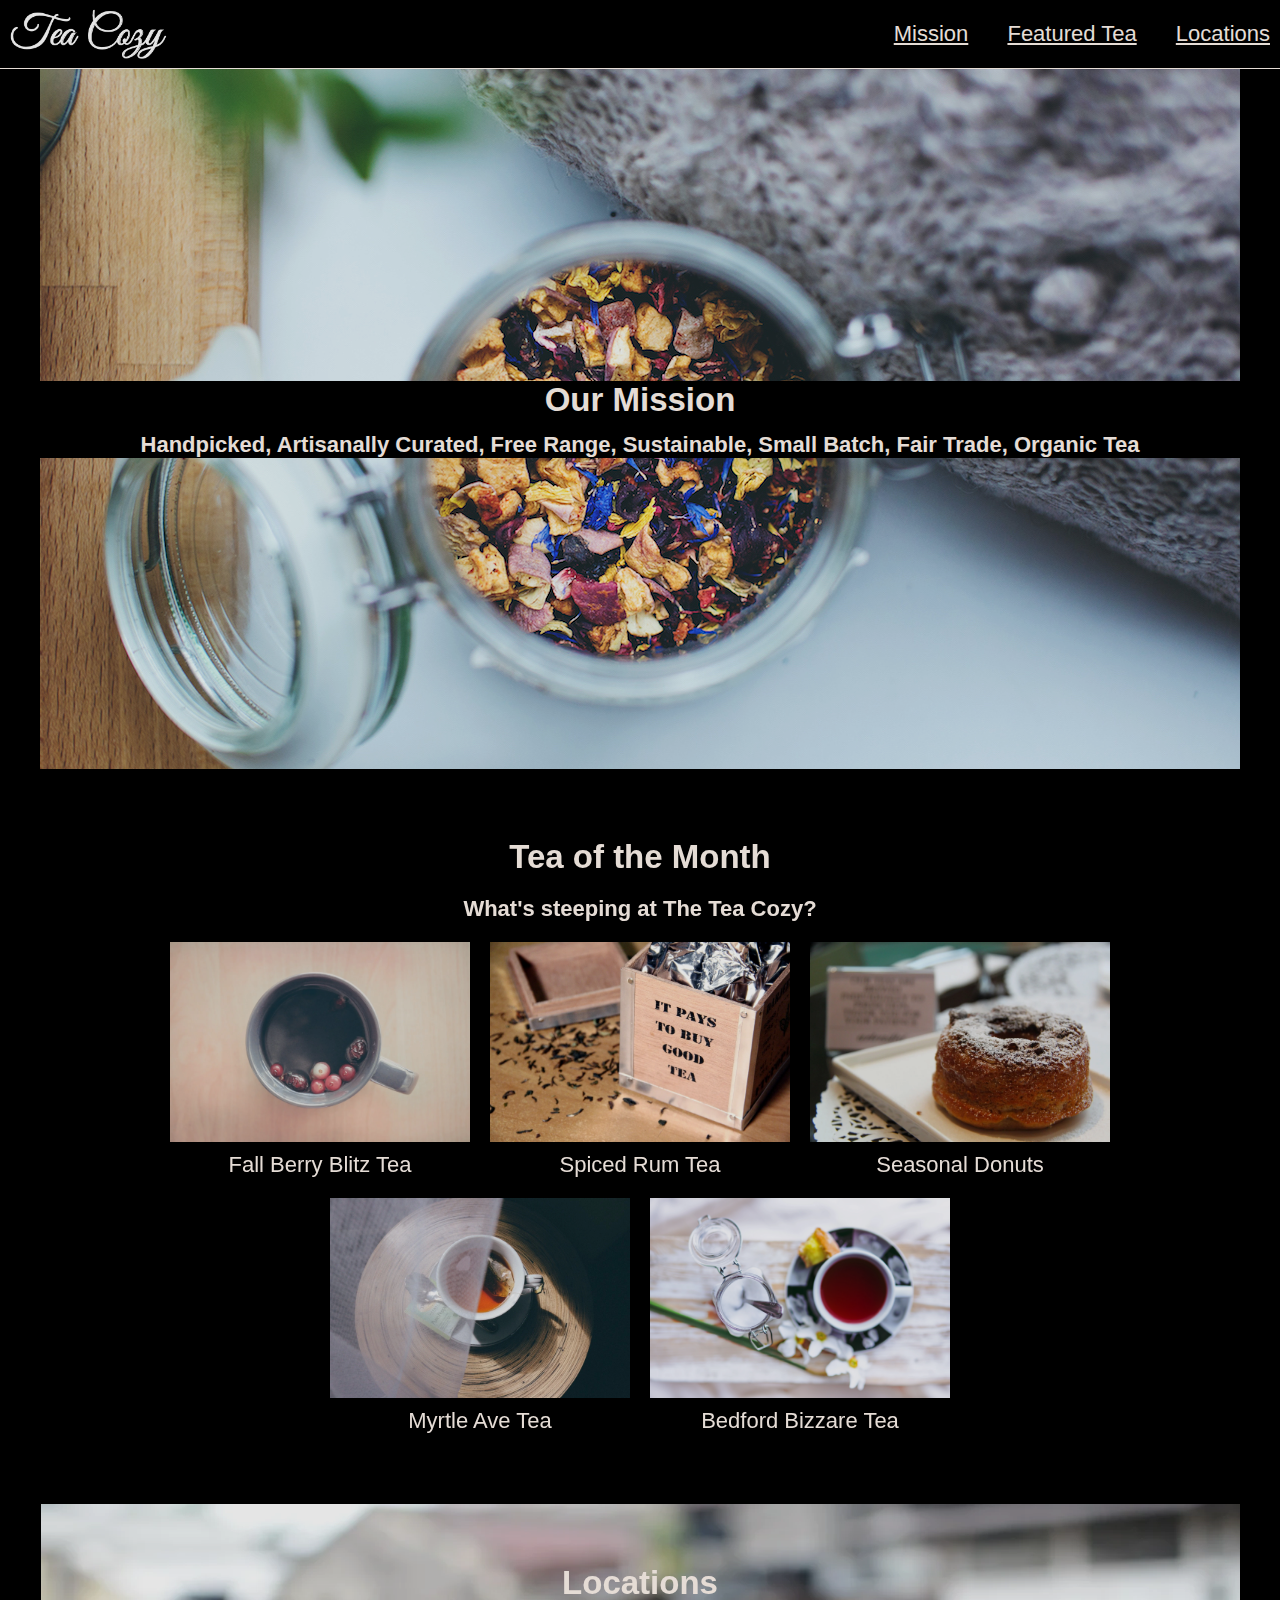
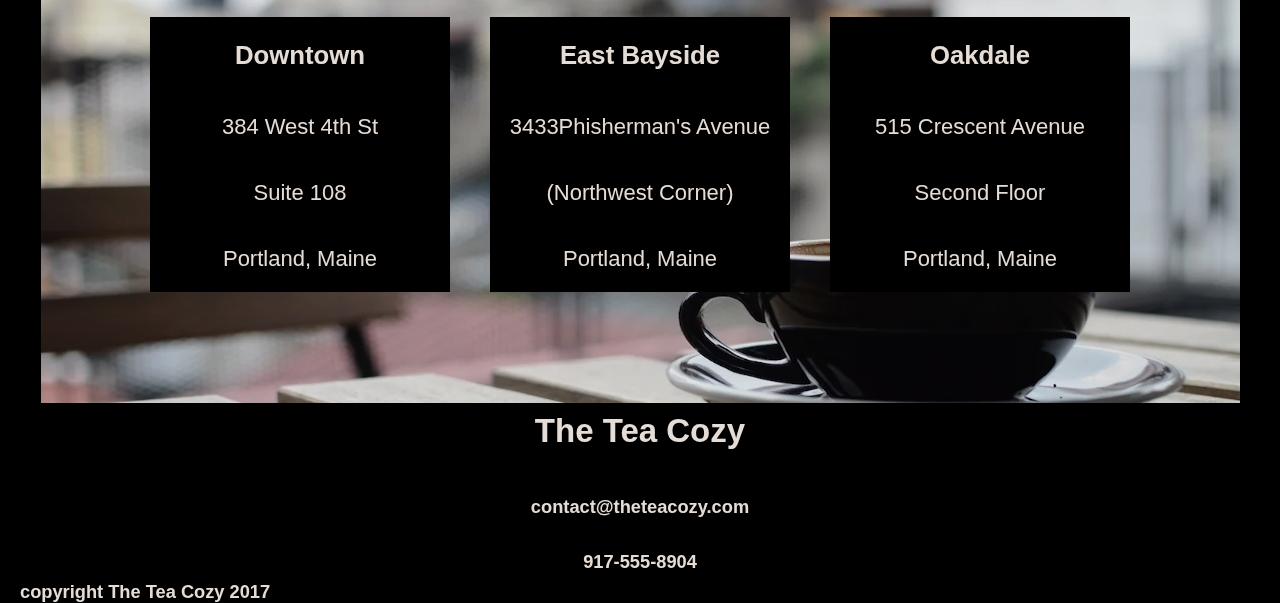
<file: index.html>
<!DOCTYPE html>
<html lang="en">
<head>
    <meta charset="UTF-8">
    <meta http-equiv="X-UA-Compatible" content="IE=edge">
    <meta name="viewport" content="width=device-width, initial-scale=1.0">
    <title>Tea Cozy</title>
    <link rel="stylesheet" href="./Resources/CSS/styles.css">
    <link href="https://fonts.googleapis.com/css2?family=Roboto:wght@400;700&display=swap" rel="stylesheet">
</head>
<body>
    <nav>
        <img id="logo" src="./Resources/img-tea-cozy-logo.webp" alt="Tea Cosy Logo">
        <ul>
            <li><a href="#">Mission</a></li>
            <li><a href="#featured">Featured Tea</a></li>
            <li><a href="#location">Locations</a></li>
        </ul>
    </nav>
    <main>
        <section class="banner">
            <header>
                <h2>Our Mission</h2>
                <h4>Handpicked, Artisanally Curated, Free Range, Sustainable, Small Batch, Fair Trade, Organic Tea
                </h4>
            </header>
        </section>
        <section id="featured">
            <h2>Tea of the Month</h2>
            <h4>What's steeping at The Tea Cozy?</h4>  
                <figure>
                        <a href="#">
                            <img src="./Resources/img-berryblitz.webp" alt="A mug of berry tea from above">
                        </a>    
                            <figcaption>Fall Berry Blitz Tea</figcaption>    
                    </figure>
                    <figure>
                        <a href="#">
                            <img src="./Resources/img-spiced-rum.webp" alt="Opened box with Tea">
                        </a>  
                            <figcaption>Spiced Rum Tea</figcaption>      
                        </figure> 
                    <figure>
                        <a href="#">
                            <img src="./Resources/img-donut.webp" alt="A donut on a ceramic plate">
                        </a>
                            <figcaption>Seasonal Donuts</figcaption>
                        </figure>
                    <figure>
                        <a href="#">
                            <img src="./Resources/img-myrtle-ave.webp" alt="A cup of tea on a saucer with a spoon">
                        </a> 
                            <figcaption>Myrtle Ave Tea</figcaption>
                        </figure>
                    <figure>
                        <a href="#">
                            <img src="./Resources/img-bedford-bizarre.webp" alt="A cup of tea with a sugar bowl next to it">
                        </a>
                            <figcaption>Bedford Bizzare Tea</figcaption>
                        </figure>
        </section>
        <section id="location"> 
            <h2>Locations</h2>
            <div class="wrapper"> 
                <div class="card">
                    <h3>Downtown</h3>
                    <p>384 West 4th St</p>
                    <p>Suite 108</p>
                    <p>Portland, Maine</p>
                </div>
                <div class="card">
                    <h3>East Bayside</h3>
                    <p>3433Phisherman's Avenue</p>
                    <p>(Northwest Corner)</p>
                    <p>Portland, Maine</p>
                </div>
                <div class="card">
                    <h3>Oakdale</h3>
                    <p>515 Crescent Avenue</p>
                    <p>Second Floor</p>
                    <p>Portland, Maine</p>
                </div>
            </div>    
        </section>
        <footer>
            <div class="contact">
                <h2>The Tea Cozy</h2>
                <h5>contact@theteacozy.com</h5>
                <h5>917-555-8904</h5>
            </div>
            <h5 id="copyright">copyright The Tea Cozy 2017</h5>
        </footer>
    </main>
</body>
</html>
</file>
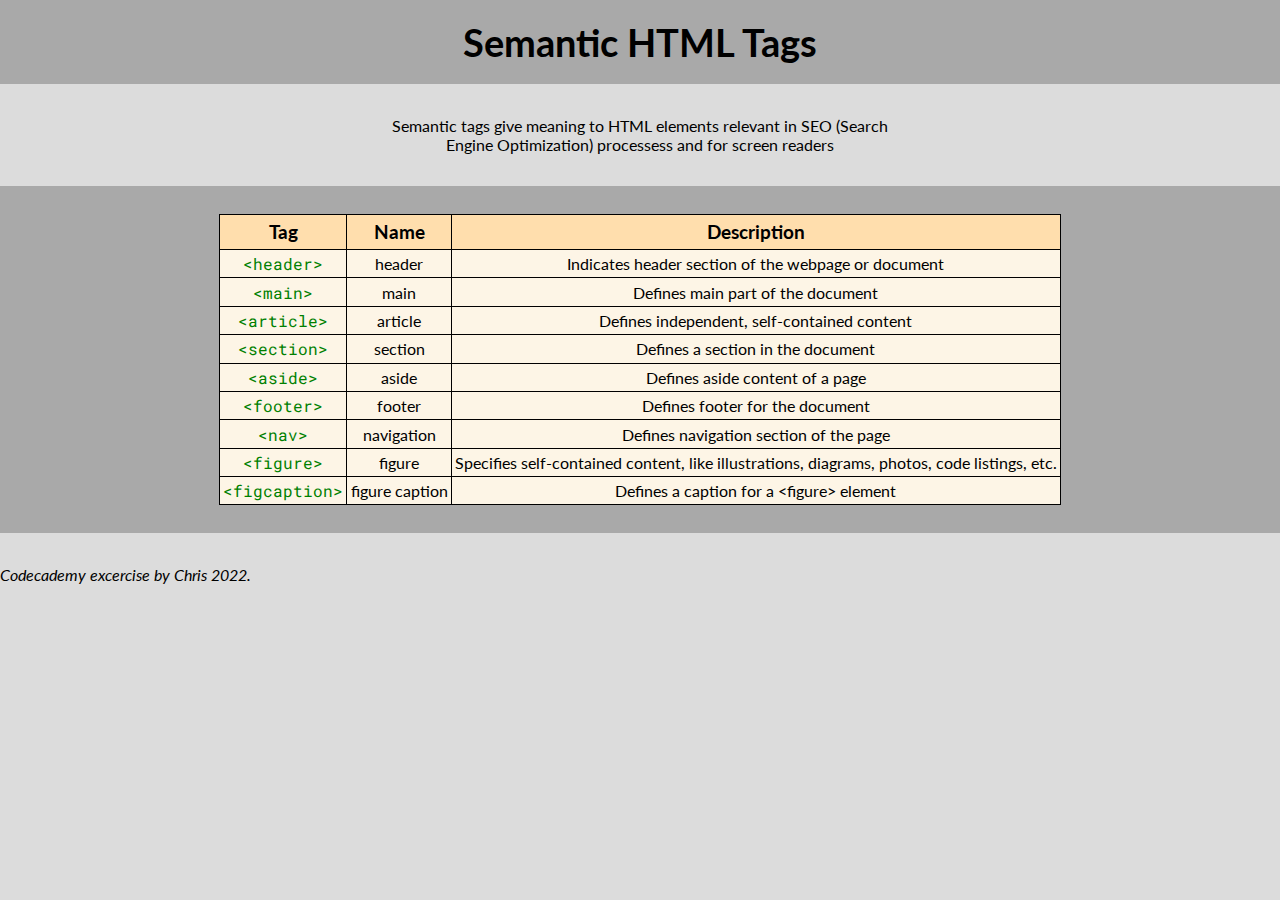
<file: CodeCademy Cheatsheet/index.html>
<!DOCTYPE html>
<html lang="en">
<head>
    <meta charset="UTF-8">
    <meta http-equiv="X-UA-Compatible" content="IE=edge">
    <meta name="viewport" content="width=device-width, initial-scale=1.0">
    <title>Semantic HTML cheatsheet</title>
    <link rel="preconnect" href="https://fonts.googleapis.com">
    <link rel="preconnect" href="https://fonts.gstatic.com" crossorigin>
    <link href="https://fonts.googleapis.com/css2?family=Lato:ital,wght@0,400;0,700;1,400&family=Roboto+Mono&display=swap" rel="stylesheet">
    <link rel="stylesheet" href="./styles.css">
</head>
<body>
    <header>
        <h1>Semantic HTML Tags</h1>
    </header>
    <article>
        <p>Semantic tags give meaning to HTML elements relevant in SEO (Search Engine Optimization) processess and for screen readers</p>
    <div class="tbackground">
        <table>
            <thead>
                <tr>
                   <th>Tag</th>
                   <th>Name</th>
                   <th>Description</th> 
                </tr>
            </thead>
            <tbody>
                <tr>
                    <td class="code">&ltheader&gt</td>
                    <td>header</td>
                    <td>Indicates header section of the webpage or document</td>
                </tr>
                <tr>
                    <td class="code">&ltmain&gt</td>
                    <td>main</td>
                    <td>Defines main part of the document</td>
                </tr>
                <tr>
                    <td class="code">&ltarticle&gt</td>
                    <td>article</td>
                    <td>Defines independent, self-contained content</td>
                </tr>
                <tr>
                    <td class="code">&ltsection&gt</td>
                    <td>section</td>
                    <td>Defines a section in the document</td>
                </tr>
                <tr>
                    <td class="code">&ltaside&gt</td>
                    <td>aside</td>
                    <td>Defines aside content of a page</td>
                </tr>
                <tr>
                    <td class="code">&ltfooter&gt</td>
                    <td>footer</td>
                    <td>Defines footer for the document</td>
                </tr>
                <tr>
                    <td class="code">&ltnav&gt</td>
                    <td>navigation</td>
                    <td>Defines navigation section of the page</td>
                <tr>
                    <td class="code">&ltfigure&gt</td>
                    <td>figure</td>
                    <td>Specifies self-contained content, like illustrations, diagrams, photos, code listings, etc.</td>
                </tr>
                <tr>
                    <td class="code">&ltfigcaption&gt</td>
                    <td>figure caption</td>
                    <td>Defines a caption for a &ltfigure&gt element</td>
                </tr>
            </tbody>
        </table>
    </div>    
    </article>
    <footer>
        <p>Codecademy excercise by Chris 2022.</p> 
    </footer>
</body>
</html>
</file>
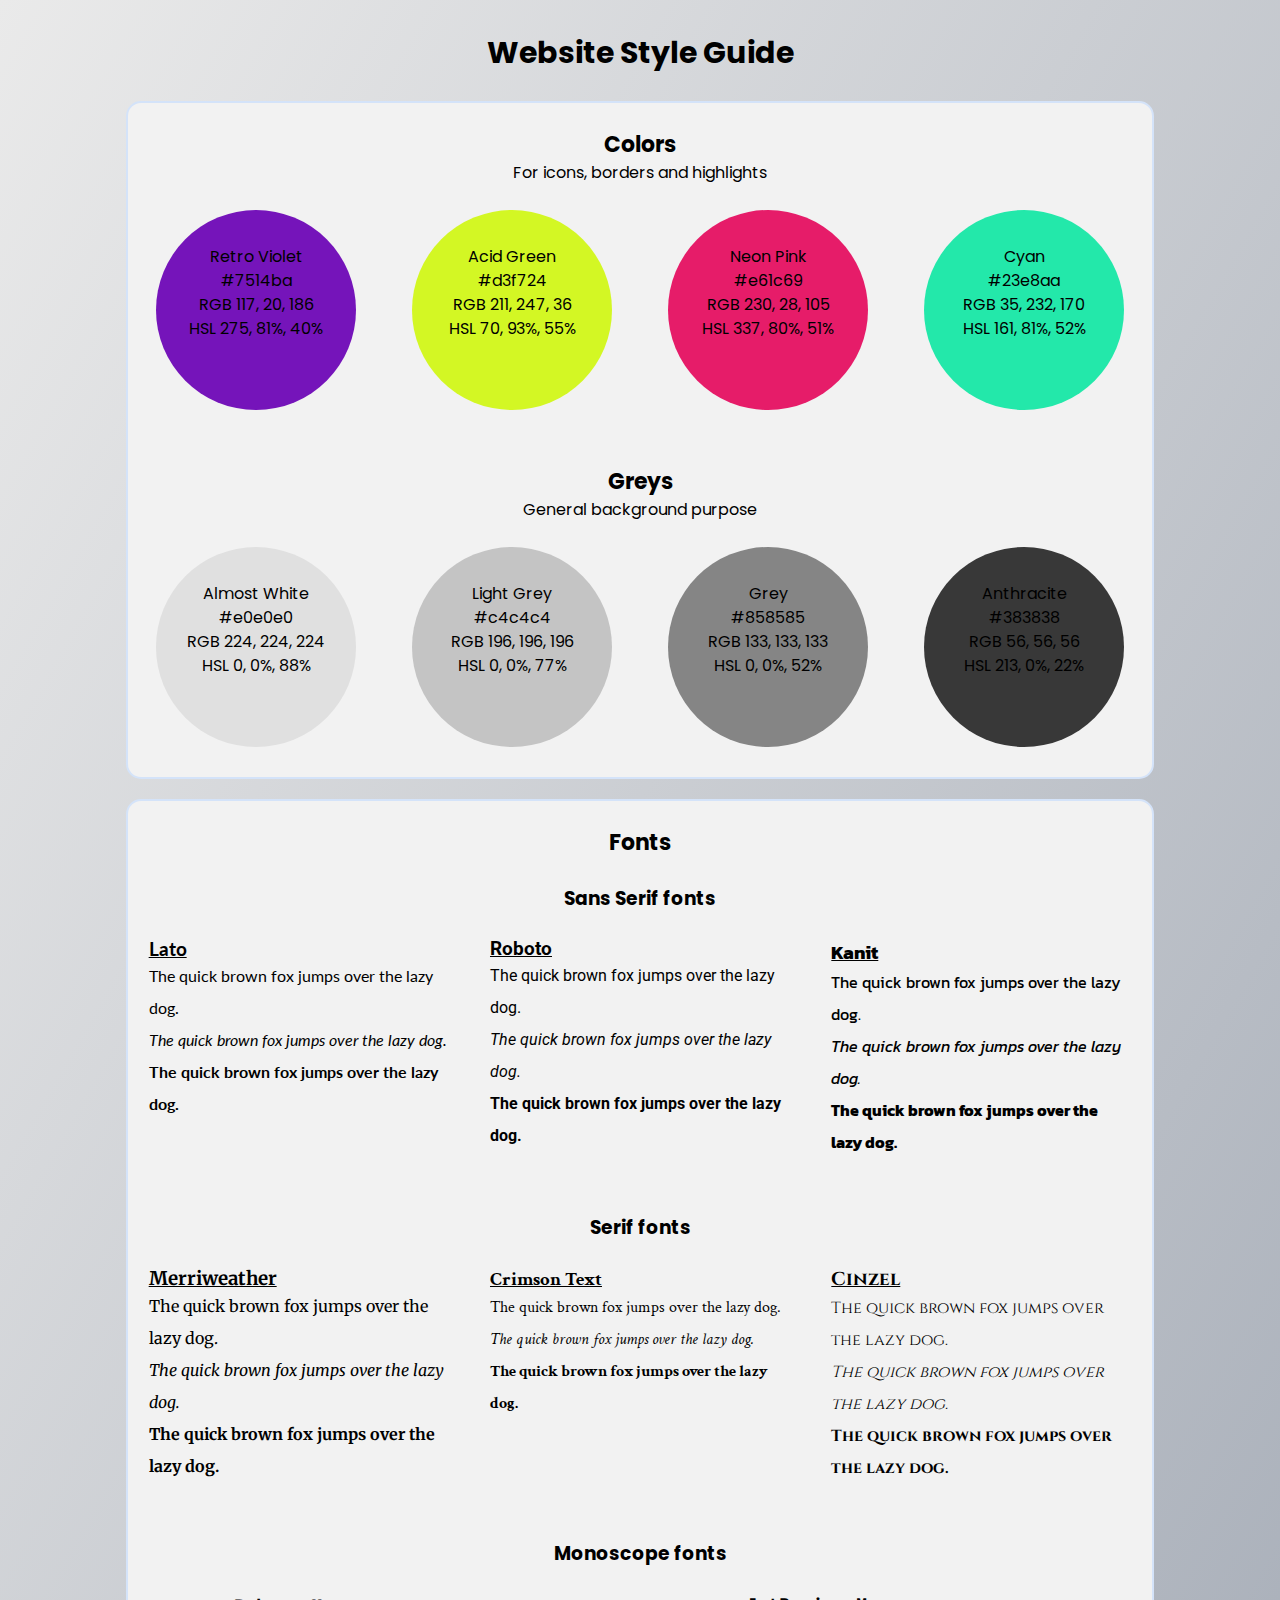
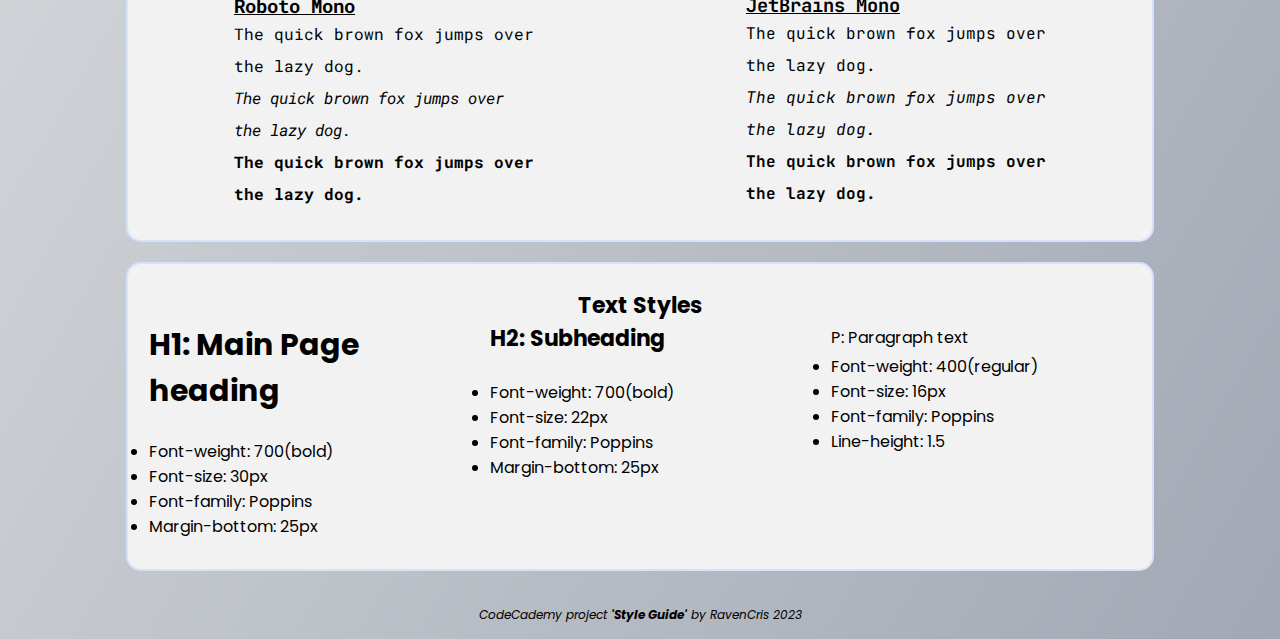
<file: Style guide/index.html>
<!DOCTYPE html>
<html lang="en">
<head>
    <meta charset="UTF-8">
    <meta http-equiv="X-UA-Compatible" content="IE=edge">
    <metrName="viewport" content="width=device-width, initial-scale=1.0">
    <title>Document</title>
    <link rel="stylesheet" href="./Resources/CSS/styles.css">
    <link href="https://fonts.googleapis.com/css2?family=Cinzel:wght@400;700&family=Crimson+Text:ital,wght@0,400;0,700;1,400&family=JetBrains+Mono:ital,wght@0,400;0,700;1,400&family=Kanit:ital,wght@0,400;0,700;1,400&family=Lato:ital,wght@0,400;0,700;1,400&family=Merriweather:ital,wght@0,400;0,700;1,400&family=Poppins:ital,wght@0,400;0,700;1,400&family=Roboto+Mono:ital,wght@0,400;0,700;1,400&family=Roboto:ital,wght@0,400;0,700;1,400&display=swap" rel="stylesheet">
</head>
<body>
    <h1 class="mainTitle">Website Style Guide</h1>
    <section class="colors">
        <h2 class="header">Colors</h2>
        <p class="description">For icons, borders and highlights</p>
        <div class="wrapper">
            <div class="color retroViolet">
                <p class="colorName">Retro Violet</p>
                <p class="hex">#7514ba</p>
                <p class="rgb">RGB 117, 20, 186</p>
                <p class="hsl">HSL 275, 81%, 40%</p>
            </div>
            <div class="color acidGreen">
                <p class="colorName">Acid Green</p>
                <p class="hex">#d3f724</p>
                <p class="rgb">RGB 211, 247, 36</p>
                <p class="hsl">HSL 70, 93%, 55%</p>
            </div>
            <div class="color neonPink">
                <p class="colorName">Neon Pink</p>
                <p class="hex">#e61c69</p>
                <p class="rgb">RGB 230, 28, 105</p>
                <p class="hsl">HSL 337, 80%, 51%</p>
            </div>
            <div class="color cyan">
                <p class="colorName">Cyan</p>
                <p class="hex">#23e8aa</p>
                <p class="rgb">RGB 35, 232, 170</p>
                <p class="hsl">HSL 161, 81%, 52%</p>
            </div>
        </div>
        <h2 class="header">Greys</h2>
        <p class="description">General background purpose</p>
        <div class="wrapper">
            <div class="color almostWhite">
                <p class="colorName">Almost White</p>
                <p class="hex">#e0e0e0</p>
                <p class="rgb">RGB 224, 224, 224</p>
                <p class="hsl">HSL 0, 0%, 88%</p>
            </div>
            <div class="color lightGrey">
                <p class="colorName">Light Grey</p>
                <p class="hex">#c4c4c4</p>
                <p class="rgb">RGB 196, 196, 196</p>
                <p class="hsl">HSL 0, 0%, 77%</p>
            </div>
            <div class="color grey">
                <p class="colorName">Grey</p>
                <p class="hex">#858585</p>
                <p class="rgb">RGB 133, 133, 133</p>
                <p class="hsl">HSL 0, 0%, 52%</p>
            </div>
            <div class="color anthracite">
                <p class="colorName">Anthracite</p>
                <p class="hex">#383838</p>
                <p class="rgb">RGB 56, 56, 56</p>
                <p class="hsl">HSL 213, 0%, 22%</p>
            </div>
        </div>
    </section>
    <section class="fonts">
        <h2 class="header">Fonts</h2>
        <h3 class="description">Sans Serif fonts</h3>
        <div class="wrapper">
            <div class="fontBlock lato">
                <h3 class="fontName">Lato</h3>
                <p class="regular">The quick brown fox jumps over the lazy dog.</p>
                <p class="italic">The quick brown fox jumps over the lazy dog.</p>
                <p class="bold">The quick brown fox jumps over the lazy dog.</p>
            </div>
            <div class="fontBlock roboto">
                <h3 class="fontName">Roboto</h3>
                <p class="regular">The quick brown fox jumps over the lazy dog.</p>
                <p class="italic">The quick brown fox jumps over the lazy dog.</p>
                <p class="bold">The quick brown fox jumps over the lazy dog.</p>
            </div>
            <div class="fontBlock kanit">
                <h3 class="fontName">Kanit</h3>
                <p class="regular">The quick brown fox jumps over the lazy dog.</p>
                <p class="italic">The quick brown fox jumps over the lazy dog.</p>
                <p class="bold">The quick brown fox jumps over the lazy dog.</p>
            </div>
        </div>
        <h3 class="description">Serif fonts</h3>
        <div class="wrapper">
            <div class="fontBlock merriweather">
                <h3 class="fontName">Merriweather</h3>
                <p class="regular">The quick brown fox jumps over the lazy dog.</p>
                <p class="italic">The quick brown fox jumps over the lazy dog.</p>
                <p class="bold">The quick brown fox jumps over the lazy dog.</p>
            </div>
            <div class="fontBlock crimsonText">
                <h3 class="fontName">Crimson Text</h3>
                <p class="regular">The quick brown fox jumps over the lazy dog.</p>
                <p class="italic">The quick brown fox jumps over the lazy dog.</p>
                <p class="bold">The quick brown fox jumps over the lazy dog.</p>
            </div>
            <div class="fontBlock cinzel">
                <h3 class="fontName ">Cinzel</h3>
                <p class="regular">The quick brown fox jumps over the lazy dog.</p>
                <p class="italic">The quick brown fox jumps over the lazy dog.</p>
                <p class="bold">The quick brown fox jumps over the lazy dog.</p>
            </div>
        </div>
        <h3 class="description">Monoscope fonts</h3>
        <div class="wrapper">
            <div class="fontBlock robotoMono">
                <h3 class="fontName">Roboto Mono</h3>
                <p class="regular">The quick brown fox jumps over the lazy dog.</p>
                <p class="italic">The quick brown fox jumps over the lazy dog.</p>
                <p class="bold">The quick brown fox jumps over the lazy dog.</p>
            </div>
            <div class="fontBlock jetBrains">
                <h3 class="fontName ">JetBrains Mono</h3>
                <p class="regular">The quick brown fox jumps over the lazy dog.</p>
                <p class="italic">The quick brown fox jumps over the lazy dog.</p>
                <p class="bold">The quick brown fox jumps over the lazy dog.</p>
            </div>
        </div>
    </section>
    <section>
        <h2 class="header">Text Styles</h2>
        <div class="wrapper">
            <div class="fontBlock">
                <h1>H1: Main Page heading</h1>
                <ul class="rules">
                    <li>Font-weight: 700(bold)</li>
                    <li>Font-size: 30px</li>
                    <li>Font-family: Poppins</li>
                    <li>Margin-bottom: 25px</li>
                </ul>
            </div>
            <div class="fontBlock">
                <h2>H2: Subheading</h2>
                <ul class="rules">
                    <li>Font-weight: 700(bold)</li>
                    <li>Font-size: 22px</li>
                    <li>Font-family: Poppins</li>
                    <li>Margin-bottom: 25px</li>
                </ul>
            </div>
            <div class="fontBlock">
                <p>P: Paragraph text</p>
                <ul>
                    <li>Font-weight: 400(regular)</li>
                    <li>Font-size: 16px</li>
                    <li>Font-family: Poppins</li>
                    <li>Line-height: 1.5</li>
                </ul>
            </div>
        </div>
    </section>
    <footer>
        <p>CodeCademy project <strong>'Style Guide'</strong> by RavenCris 2023</p>
    </footer>
</body>
</html>
</file>
<file: Resources/CSS/styles.css>
/* Global styling  */

* {
    margin: 0;
    padding: 0;
    box-sizing: border-box;
}
html {
    font-size: 62.5%;
}

body {
    background-color: #000;
    font-family: 'Helvetica', 'Roboto', sans-serif;
    font-size: 2.2rem;
    color: seashell;
    text-align: center;
    opacity: 0.9;
}

a {
    color: seashell;
}

h2, h4 {
    flex-basis: 100%;
}

section {
    margin: 69px auto 0;
}
/* Navigation */

nav {
    height: 69px;
    border-bottom: 1px solid seashell;
    position: fixed;
    background-color: #000;
    width: 100%;
    display: flex;
    justify-content: space-between;
    z-index: 1;
    align-items: center;
    top: 0;
    
}

nav a:hover {
    color: #ffe1cc;
}
nav a:active {
    color: #9b7e69;
}

nav ul li {
    display: inline;
    text-decoration: none;
    margin-left: 1.5em;
}
nav ul {
    margin-right: 10px;
}

nav #logo {
    height: 50px;
    margin-left: 10px;
}

/* Header Section */

section.banner {
    height: 700px;
    width: 1200px;
    background-image: url("../img-mission-background.jpg");
    position: relative;

}

header {
    background-color: #000;
    display: flex;
    flex-wrap: wrap;
    gap: 1.3rem;
    justify-content: center;
    align-content: center;
    position: absolute;
    top: 50%;
    transform: translateY(-50%);
    width: 100%;
}

/* Featured Tea Section */

#featured {
    width: 1000px;
    display: flex;
    flex-wrap: wrap;
    justify-content: center;
    gap: 2rem;
}

figcaption {
    margin-top: 10px;
}

figure a img {
    height: 200px;
    width: 300px;
    transition: transform 0.2s ease-in-out;
}

figure a {
    overflow: hidden;
    display: block;
    height: 200px;
    width: 300px;
}

figure a:hover img {
    transform: scale(1.15); 
}

/* Locations Section */

#location {
    background-image: url(../img-locations-background.webp);
    height: 500px;
    background-repeat: no-repeat;
    width: 1200px;
    background-size: 1200px 600px;
    border: 1px solid transparent;
}

.wrapper {
    display: flex;
    width: 980px;
    height: auto;
    justify-content: space-between;
    align-items: center;
    margin: 0 auto;
    align-content: center;
    flex-wrap: wrap;
}

#location h2 {
    margin-top: 60px;
    margin-bottom: 15px;
}

.card {
    width: 300px;
    background-color: #000;
    display: flex;
    flex-direction: column;
    justify-content: space-around;
}


p, h3 {
    line-height: 3;
}

/*  Footer  */

#copyright {
    text-align: left;
    margin-left: 20px; 
}

.contact {
    height: 200px;
    line-height: 3;
}

.contact h2 {
    margin-top: -2.2rem;
}
</file>
<file: CodeCademy Cheatsheet/styles.css>
* {
    margin: 0;
    padding: 0;
}
body {
    background-color: gainsboro;
    font-family: 'Lato', sans-serif;
    font-size: 16px;
}

header {
    background-color: darkgray;
    text-align: center;
    padding: 1em;
    font-size: 1.2em;
    font-weight: 700;
}

article p {
    display: block;
    width: 40%;
    text-align: center;
    margin: auto;
    padding: 2em;
}

.tbackground {
    background-color: darkgray;
    padding: 1.7em;    
}

table {
    border-collapse: collapse;
    background-color: oldlace;
    margin: auto;
}

table * {
    border: 1px solid black;
    padding: .2em;
    text-align: center;
}

th {
    padding: .3em;
    background-color: navajowhite;
    font-size: 1.2em;
}

.code {
    font-family: 'Roboto Mono', monospace;
    color: green;
}

footer {
    margin-top: 2em;
    font-size: 1em;
    font-style: italic;
}
</file>
<file: Style guide/Resources/CSS/styles.css>
* {
    margin: 0;
    padding: 0;
}

body {
    background: linear-gradient(to bottom right, #eaeaea, hsl(217, 11%, 67%));
    box-sizing: border-box;
    font-family: 'Poppins', sans-serif;
}

h1, h2 {
    font-weight: 700;
    font-size: 30px;
    margin-bottom: 25px;
}

h2 {
    font-size: 22px;
}

p {
    font-weight: 400;
    font-size: 16px;
    line-height: 1.5;
}

h1.mainTitle {
    text-align: center;
    margin-top: 30px;

}

section {
    border: 2px solid #d4e3f9;
    border-radius: 15px;
    width: 80vw;
    margin: 20px auto;
    background-color: #f2f2f2;
}

section h2.header {
    text-align: center;
    margin-top: 25px;
    margin-bottom: 0;
}

section .description {
    text-align: center;
    margin-bottom: 25px;
}

.wrapper {
    display: flex;
    flex-wrap: wrap;
    justify-content: space-around;
    padding-bottom: 30px;
}

.color {
    width: 200px;
    height: 200px;
    border-radius: 50%;
}

.color p {
    text-align: center;
    line-height: 1.5;
    
}

footer p {
    font-size: 12px;
    font-style: italic;
    padding: 15px;
    text-align: center;
}

/*------- Colors -------*/

.colorName {
    margin-top: 35px;
}

.retroViolet {
    background-color: #7514ba;
}

.acidGreen {
    background-color: #d3f724;
}

.neonPink {
    background-color: #e61c69;
}

.cyan {
    background-color: #23e8aa;
}

.almostWhite {
    background-color: #e0e0e0;
}

.lightGrey {
    background-color: #c4c4c4;
}

.grey {
    background-color: #858585;
}

.anthracite {
    background-color: #383838;
}

/*------- Fonts -------*/

.fonts h3.description {
    margin-top: 25px;
}

.fontBlock {
    width: 300px;
}

.fontBlock p {
    line-height: 2;
}

h3.fontName {
    text-decoration: underline;
}

.italic {
    font-style: italic;
}

.bold {
    font-weight: 700;
}

.lato {
    font-family: 'Lato', sans-serif;
}

.roboto {
    font-family: 'Roboto', sans-serif;
}

.kanit {
    font-family: 'Kanit', sans-serif;
}

.merriweather {
    font-family: 'Merriweather', serif;
}

.crimsonText {
    font-family: 'Crimson Text', serif;
}

.cinzel {
    font-family: 'Cinzel', serif;
}

.robotoMono {
    font-family: 'Roboto Mono', monospace;
}

.jetBrains {
    font-family: 'JetBrains Mono', monospace;
}
</file>
